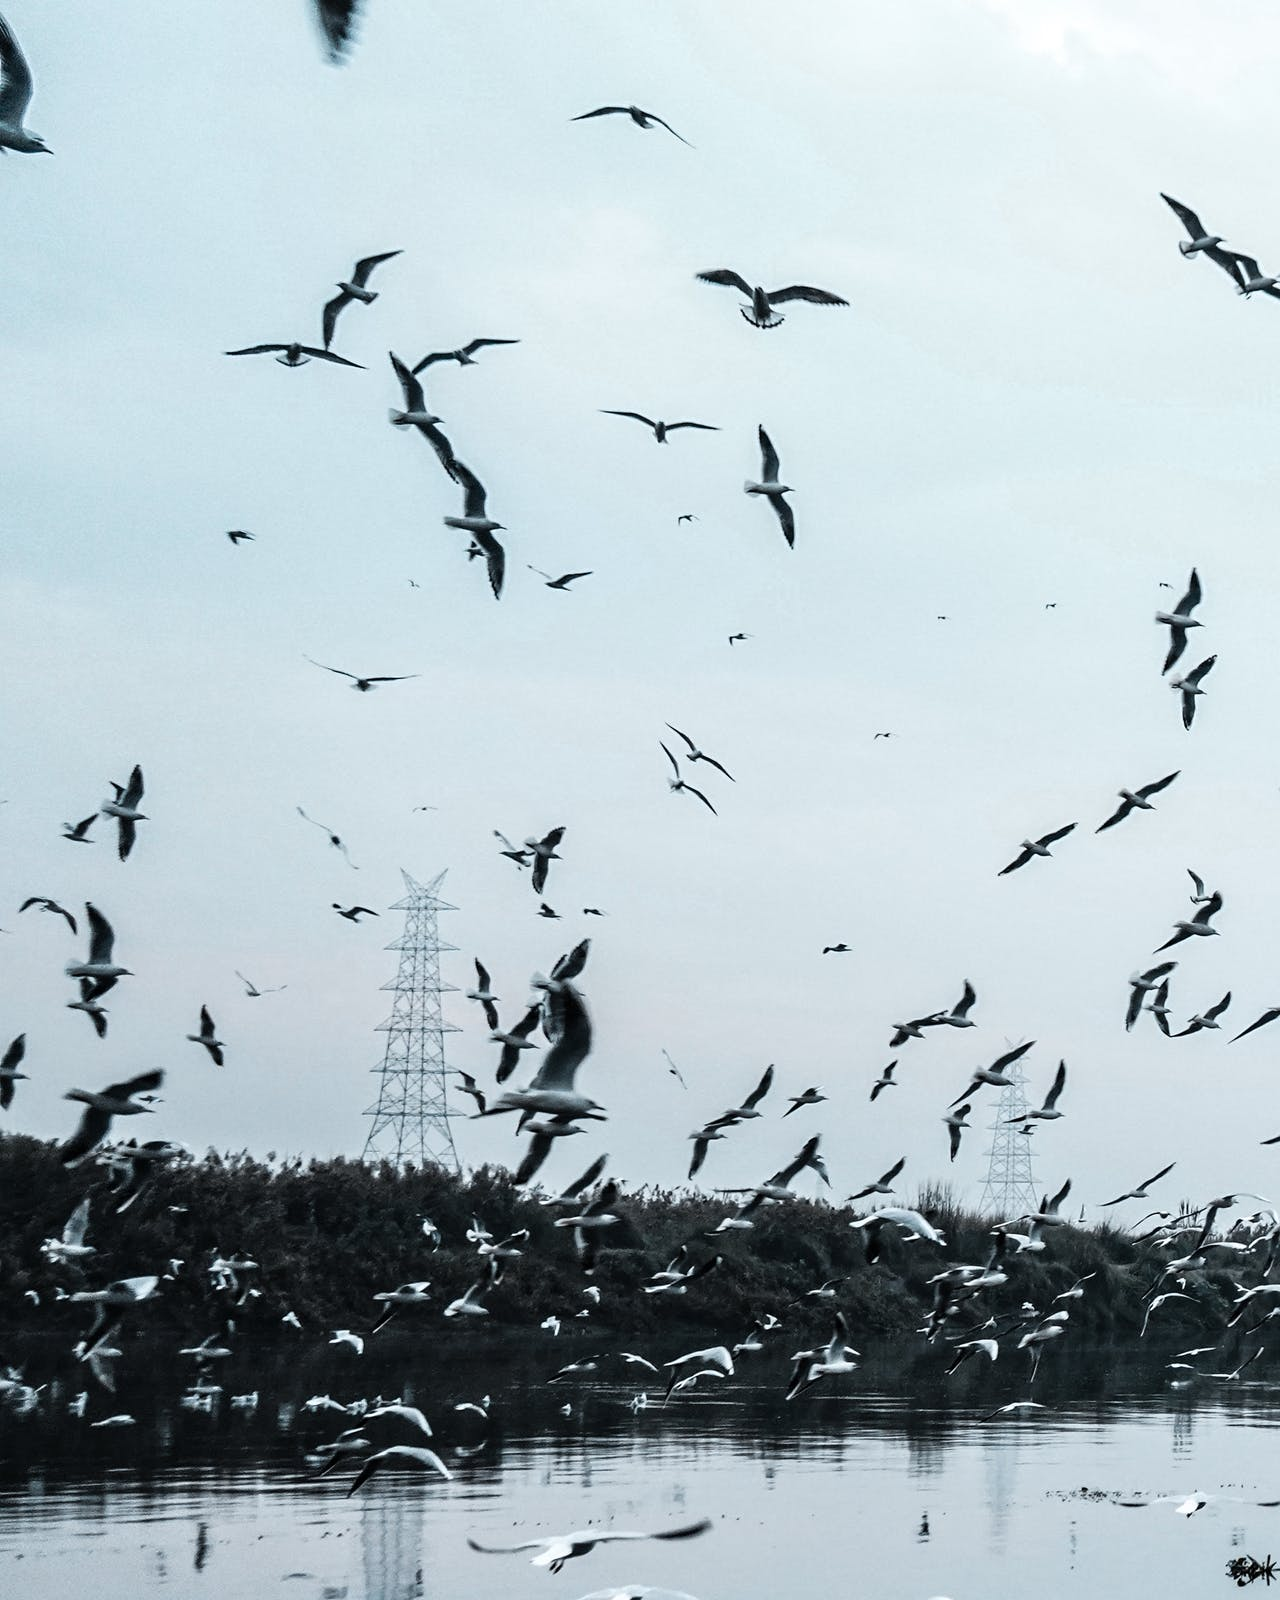
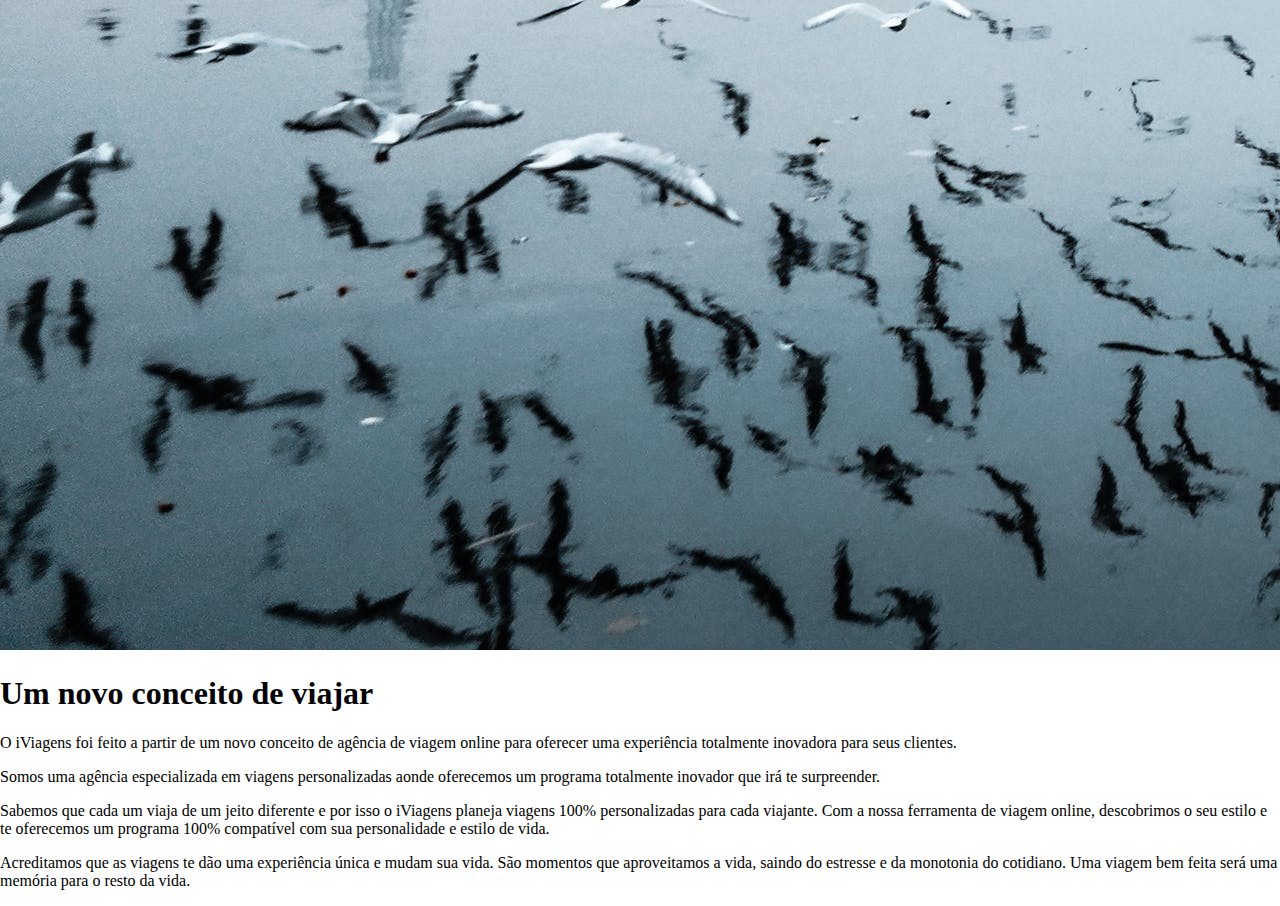
<file: About.html>
<!DOCTYPE html>
<html lang="en">
<head>
    <meta charset="UTF-8">
    <meta name="viewport" content="width=device-width, initial-scale=1.0">
    <meta http-equiv="X-UA-Compatible" content="ie=edge">
    <title>iViagens</title>
</head>
<body style="margin:0px;padding:0px;">
    <div>
        <img src="AboutUs.jpeg">
    </div>
    
    <h1 class="titulo">Um novo conceito de viajar</h1>
    
    <p>O iViagens foi feito a partir de um novo conceito de agência de viagem online para oferecer uma experiência totalmente inovadora para seus clientes.</p> 

    <p>Somos uma agência especializada em viagens personalizadas aonde oferecemos um programa totalmente inovador que irá te surpreender.</p>

    <p>Sabemos que cada um viaja de um jeito diferente e por isso o iViagens planeja viagens 100% personalizadas para cada viajante. Com a nossa ferramenta de viagem online, descobrimos o seu estilo e te oferecemos um programa 100% compatível com sua personalidade e estilo de vida.</p>

    <p>Acreditamos que as viagens te dão uma experiência única e mudam sua vida. São momentos que aproveitamos a vida, saindo do estresse e da monotonia do cotidiano. Uma viagem bem feita será uma memória para o resto da vida.</p>
</body>
</html>
</file>
